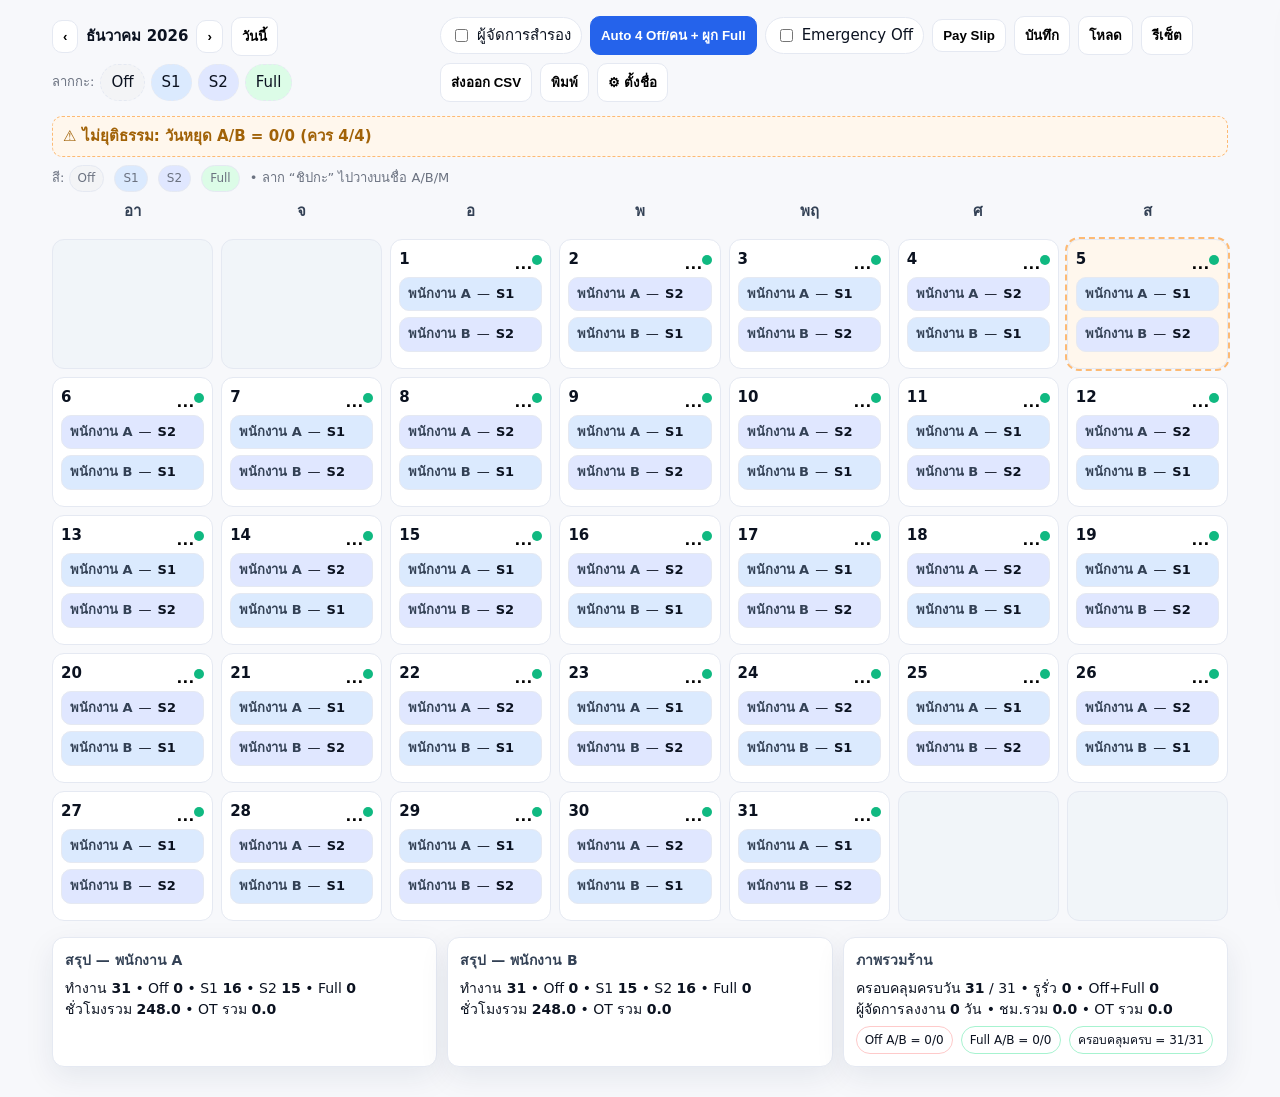
<file: indexv1.html>
<!DOCTYPE html>
<html lang="th">
<head>
  <meta charset="utf-8">
  <meta name="viewport" content="width=device-width, initial-scale=1">
  <title>ตารางกะ + OT — v4 (Drag & Drop + Pay Slip)</title>
  <style>
    :root{
      --bg:#f7f8fb; --text:#0b1220; --muted:#6b7280; --card:#fff; --line:#e5e9f2;
      --accent:#2563eb; --accent-2:#1e40af; --ok:#16a34a; --warn:#d97706; --bad:#dc2626;
      --shadow:0 10px 30px rgba(18,41,76,.08);
      --chip-off:#f3f4f6; --chip-s1:#dbeafe; --chip-s2:#e0e7ff; --chip-full:#dcfce7; --chip-mgr:#fde68a;
      --hole:#ef4444; --cover:#10b981; --today:#fff7ed;
    }
    *{box-sizing:border-box}
    body{margin:0;background:var(--bg);color:var(--text);font:15px/1.55 system-ui,-apple-system,Segoe UI,Roboto,Helvetica,Arial}
    .wrap{max-width:1200px;margin:0 auto;padding:10px 12px}
    header{display:flex;justify-content:space-between;align-items:center;gap:10px;position:sticky;top:0;background:var(--bg);padding:6px 0;z-index:10}
    .h-left,.h-right{display:flex;gap:8px;align-items:center;flex-wrap:wrap}
    .h-title{font-weight:800}
    button,select,input{border:1px solid var(--line);border-radius:10px;background:#fff;padding:8px 10px;font-weight:600;cursor:pointer}
    button.primary{background:var(--accent);border-color:var(--accent);color:#fff}
    button.ghost{background:#fff}
    button.icon{padding:8px 10px;font-weight:900}
    .toggle{display:inline-flex;align-items:center;gap:6px;border:1px solid var(--line);border-radius:999px;padding:6px 10px;background:#fff}
    .banner{padding:8px 10px;border-radius:10px;margin:8px 0;font-weight:600}
    .banner.ok{background:#ecfdf5;border:1px dashed #86efac;color:#047857}
    .banner.warn{background:#fff7ed;border:1px dashed #fdba74;color:#a16207}
    .note{color:var(--muted);font-size:13px}
    .legend .pill{display:inline-block;margin-right:6px;border:1px solid var(--line);border-radius:999px;padding:3px 8px;background:#fff;font-size:12px}
    /* Palette */
    .palette{display:flex;gap:6px;align-items:center}
    .pchip{border:1px dashed var(--line);border-radius:999px;padding:6px 10px;background:#fff;user-select:none}
    .pchip.off{background:var(--chip-off)} .pchip.s1{background:var(--chip-s1)} .pchip.s2{background:var(--chip-s2)} .pchip.full{background:var(--chip-full)}
    /* Calendar */
    .calendar{display:grid;grid-template-columns:repeat(7,1fr);gap:8px;margin:8px 0 16px}
    .dow{font-weight:700;color:#334155;text-align:center}
    .cell{background:#fff;border:1px solid var(--line);border-radius:12px;padding:8px;min-height:130px;display:flex;flex-direction:column;gap:6px;position:relative}
    .cell.hollow{background:#f1f5f9}
    .cell.today{outline:2px dashed #fdba74;background:var(--today)}
    .dayhead{display:flex;justify-content:space-between;align-items:center}
    .daynum{font-weight:800}
    .indicator{width:10px;height:10px;border-radius:50%}
    .covered{background:var(--cover)} .hole{background:var(--hole)}
    .chips{display:flex;gap:6px;flex-direction:column}
    .chip{display:flex;justify-content:space-between;align-items:center;gap:8px;border:1px solid var(--line);border-radius:10px;padding:6px 8px;font-size:13px}
    .chip .left{display:flex;gap:6px;align-items:center}
    .role{font-weight:700;color:#334155}
    .shift{font-weight:700}
    .off{background:var(--chip-off)} .s1{background:var(--chip-s1)} .s2{background:var(--chip-s2)} .full{background:var(--chip-full)}
    .more{position:absolute;top:8px;right:8px;border:none;background:transparent;font-size:18px;cursor:pointer}
    .drop-hint{border:2px dashed #60a5fa}
    /* Drawer */
    .drawer{position:fixed;top:0;right:-420px;width:400px;height:100%;background:#fff;border-left:1px solid var(--line);box-shadow:var(--shadow);transition:right .25s ease;z-index:50;display:flex;flex-direction:column}
    .drawer.open{right:0}
    .drawer header{position:unset;background:#fff;padding:12px;border-bottom:1px solid var(--line)}
    .drawer .body{padding:12px;display:flex;flex-direction:column;gap:12px;overflow:auto}
    .row{display:flex;gap:8px;flex-wrap:wrap}
    .opt{flex:1 1 45%;display:flex;flex-direction:column;gap:6px;border:1px solid var(--line);border-radius:10px;padding:8px}
    .opt h4{margin:0;font-size:13px}
    .opt .btns{display:flex;gap:6px;flex-wrap:wrap}
    .opt .btns button{flex:1}
    textarea{width:100%;min-height:70px;border:1px solid var(--line);border-radius:10px;padding:8px}
    .drawer footer{padding:12px;border-top:1px solid var(--line);display:flex;gap:8px;justify-content:flex-end}
    /* Bottom summary */
    .summary{display:grid;grid-template-columns:repeat(3,1fr);gap:10px;margin:8px 0 20px}
    .card{background:#fff;border:1px solid var(--line);border-radius:12px;box-shadow:var(--shadow);padding:12px}
    .card h3{margin:0 0 6px;font-size:14px;color:#334155}
    .card .v{font-size:14px;line-height:1.5}
    .badgeln{display:flex;gap:8px;flex-wrap:wrap;margin-top:6px}
    .badge{display:inline-flex;align-items:center;gap:6px;border:1px solid var(--line);border-radius:999px;padding:4px 8px;background:#fff;font-size:12px}
    .badge.ok{border-color:#a7f3d0} .badge.bad{border-color:#fecaca}
    @media (max-width:1000px){ .summary{grid-template-columns:1fr} .drawer{width:100%} }
    /* Modal */
    .modal{position:fixed;inset:0;background:rgba(0,0,0,.35);display:none;align-items:center;justify-content:center;z-index:70}
    .modal .box{background:#fff;border:1px solid var(--line);border-radius:12px;box-shadow:var(--shadow);width:95%;max-width:900px;padding:12px}
    .tabs{display:flex;gap:6px;margin-bottom:8px}
    .tab{border:1px solid var(--line);border-radius:999px;padding:6px 10px;cursor:pointer;background:#fff}
    .tab.active{background:#dbeafe;border-color:#93c5fd}
    .pslip{display:grid;grid-template-columns:1fr 1fr;gap:10px}
    .pslip .sec{border:1px solid var(--line);border-radius:10px;padding:10px}
    .pslip h4{margin:0 0 8px}
    .grid2{display:grid;grid-template-columns:1fr 1fr;gap:6px}
    .right{text-align:right}
    .ps-actions{display:flex;gap:8px;justify-content:flex-end;margin-top:10px}
    @media print{
      header,.banner,.legend,.summary,.drawer,.modal:not(.printable),.h-right{display:none!important}
      .wrap{max-width:none}
      .pslip{grid-template-columns:1fr}
    }
  </style>
</head>
<body>
<div class="wrap">
  <header>
    <div class="h-left">
      <button id="prev" class="icon">‹</button>
      <div class="h-title" id="title">เดือน ปี</div>
      <button id="next" class="icon">›</button>
      <button id="today" class="ghost">วันนี้</button>
      <div class="palette">
        <span class="note">ลากกะ:</span>
        <div class="pchip off" draggable="true" data-shift="Off">Off</div>
        <div class="pchip s1" draggable="true" data-shift="S1">S1</div>
        <div class="pchip s2" draggable="true" data-shift="S2">S2</div>
        <div class="pchip full" draggable="true" data-shift="Full">Full</div>
      </div>
    </div>
    <div class="h-right">
      <div class="toggle"><input type="checkbox" id="useMgr"><label for="useMgr">ผู้จัดการสำรอง</label></div>
      <button id="auto" class="primary">Auto 4 Off/คน + ผูก Full</button>
      <div class="toggle"><input type="checkbox" id="emg"><label for="emg">Emergency Off</label></div>
      <button id="pslip" class="ghost">Pay Slip</button>
      <button id="save" class="ghost">บันทึก</button>
      <button id="load" class="ghost">โหลด</button>
      <button id="reset" class="ghost">รีเซ็ต</button>
      <button id="export" class="ghost">ส่งออก CSV</button>
      <button id="print" class="ghost">พิมพ์</button>
      <button id="gear" class="ghost">⚙ ตั้งชื่อ</button>
    </div>
  </header>

  <div id="fair" class="banner ok">ยุติธรรมดี — วันหยุดคนละ 4 วัน และจำนวน Full ใกล้กัน</div>
  <div class="note legend">สี: <span class="pill" style="background:#f3f4f6">Off</span> <span class="pill" style="background:#dbeafe">S1</span> <span class="pill" style="background:#e0e7ff">S2</span> <span class="pill" style="background:#dcfce7">Full</span> • ลาก “ชิปกะ” ไปวางบนชื่อ A/B/M</div>

  <div class="calendar" id="dow"></div>
  <div class="calendar" id="grid"></div>

  <div class="summary">
    <div class="card">
      <h3 id="aHead">สรุป — พนักงาน A</h3>
      <div class="v" id="aMeta"></div>
    </div>
    <div class="card">
      <h3 id="bHead">สรุป — พนักงาน B</h3>
      <div class="v" id="bMeta"></div>
    </div>
    <div class="card">
      <h3 id="sHead">ภาพรวมร้าน</h3>
      <div class="v" id="storeMeta"></div>
      <div class="badgeln" id="badges"></div>
    </div>
  </div>
</div>

<!-- Drawer -->
<div class="drawer" id="drawer">
  <header>
    <div id="dTitle">รายละเอียดวันที่</div>
    <div class="note" id="dSub"></div>
  </header>
  <div class="body">
    <div class="row">
      <div class="opt">
        <h4 id="nameA">พนักงาน A</h4>
        <div class="btns">
          <button class="ghost" data-role="A" data-val="Off">Off</button>
          <button class="ghost" data-role="A" data-val="S1">S1</button>
          <button class="ghost" data-role="A" data-val="S2">S2</button>
          <button class="ghost" data-role="A" data-val="Full">Full</button>
        </div>
      </div>
      <div class="opt">
        <h4 id="nameB">พนักงาน B</h4>
        <div class="btns">
          <button class="ghost" data-role="B" data-val="Off">Off</button>
          <button class="ghost" data-role="B" data-val="S1">S1</button>
          <button class="ghost" data-role="B" data-val="S2">S2</button>
          <button class="ghost" data-role="B" data-val="Full">Full</button>
        </div>
      </div>
    </div>
    <div class="row" id="mgrBox" style="display:none">
      <div class="opt" style="flex:1 1 100%">
        <h4 id="nameM">ผู้จัดการ</h4>
        <div class="btns">
          <button class="ghost" data-role="M" data-val="Off">Off</button>
          <button class="ghost" data-role="M" data-val="S1">S1</button>
          <button class="ghost" data-role="M" data-val="S2">S2</button>
          <button class="ghost" data-role="M" data-val="Full">Full</button>
        </div>
      </div>
    </div>
    <div>
      <label class="note">หมายเหตุในวันนั้น</label>
      <textarea id="dNote" placeholder="เหตุผล/รายละเอียด (เช่น หยุดฉุกเฉิน, แลกกะ, ไปธุระ)"></textarea>
    </div>
  </div>
  <footer>
    <button id="apply" class="primary">บันทึก</button>
    <button id="close" class="ghost">ปิด</button>
  </footer>
</div>

<!-- Settings modal -->
<div id="settings" class="modal">
  <div class="box">
    <h3>ตั้งค่าชื่อ</h3>
    <div class="row">
      <div class="col" style="flex:1 1 100%"><label>พนักงาน A</label><input id="inpA" value="พนักงาน A"></div>
      <div class="col" style="flex:1 1 100%"><label>พนักงาน B</label><input id="inpB" value="พนักงาน B"></div>
      <div class="col" style="flex:1 1 100%"><label>ผู้จัดการ</label><input id="inpM" value="ผู้จัดการ"></div>
    </div>
    <div class="ps-actions">
      <button id="setOk" class="primary">บันทึก</button>
      <button id="setCancel" class="ghost">ยกเลิก</button>
    </div>
  </div>
</div>

<!-- Pay Slip modal -->
<div id="psModal" class="modal printable">
  <div class="box">
    <h3>Pay Slip (อ้างอิง — สำหรับผู้จัดการ)</h3>
    <div class="row" style="align-items:center;gap:8px">
      <div class="col" style="flex:1 1 40%"><label>บริษัท/ร้าน</label><input id="psCompany" placeholder="ชื่อร้าน/บริษัท"></div>
      <div class="col" style="flex:1 1 30%"><label>งวดเดือน</label><input id="psMonth" readonly></div>
      <div class="col" style="flex:1 1 30%"><label>วันที่พิมพ์</label><input id="psDate" readonly></div>
    </div>
    <div class="tabs">
      <div class="tab active" data-tab="A" id="tabA"></div>
      <div class="tab" data-tab="B" id="tabB"></div>
    </div>
    <div id="pslipA" class="pslip"></div>
    <div id="pslipB" class="pslip" style="display:none"></div>
    <div class="ps-actions">
      <button id="psExport" class="ghost">ส่งออก CSV</button>
      <button onclick="window.print()" class="primary">พิมพ์ Pay Slip</button>
      <button id="psClose" class="ghost">ปิด</button>
    </div>
    <div class="note">* แบบฟอร์มนี้เป็นตัวอย่างอ้างอิง: แสดงรายการมาตรฐาน (วันทำงาน, ชม., OT, เบี้ยขยัน/อื่น ๆ, หักขาด-ลา-มาสาย ฯลฯ) — ไม่ผูกกับกฎหมายโดยตรง</div>
  </div>
</div>

<script>
// Hidden backend for rates (ไม่แสดงหน้า UI)
const CONFIG={ daily:374.46, normalH:8, otX:1.5, fullNet:12.5, mgrDaily:500 };
const SHIFTS=['Off','S1','S2','Full'];
const STORAGE='shift_v4_drag_pslip';
const $=id=>document.getElementById(id);
const thMonths=["มกราคม","กุมภาพันธ์","มีนาคม","เมษายน","พฤษภาคม","มิถุนายน","กรกฎาคม","สิงหาคม","กันยายน","ตุลาคม","พฤศจิกายน","ธันวาคม"];
const thDow=["อา","จ","อ","พ","พฤ","ศ","ส"];
let state={ ym:"", useMgr:false, names:{A:"พนักงาน A",B:"พนักงาน B",M:"ผู้จัดการ"}, notes:{}, shifts:{} };

// ==== Init ====
(function init(){
  const now=new Date(); state.ym = `${now.getFullYear()}-${String(now.getMonth()+1).padStart(2,'0')}`;
  buildDow(); buildMonth(state.ym); hookEvents(); updateTitle();
  initPaletteDnD();
})();

function hookEvents(){
  $('prev').onclick=()=>changeMonth(-1);
  $('next').onclick=()=>changeMonth(1);
  $('today').onclick=()=>{ const n=new Date(); buildMonth(`${n.getFullYear()}-${String(n.getMonth()+1).padStart(2,'0')}`); };
  $('auto').onclick=autoDistribute;
  $('useMgr').onchange=()=>{ state.useMgr=$('useMgr').checked; buildMonth(state.ym); };
  $('save').onclick=save; $('load').onclick=load;
  $('reset').onclick=()=>{ if(confirm('รีเซ็ตทั้งเดือน?')){ localStorage.removeItem(STORAGE); buildMonth(state.ym);} };
  $('export').onclick=exportCSV; $('print').onclick=()=>window.print();
  $('gear').onclick=()=>openSettings(); $('setOk').onclick=applySettings; $('setCancel').onclick=()=>modal('settings',false);
  $('pslip').onclick=openPaySlip; $('psClose').onclick=()=>modal('psModal',false);
  document.querySelectorAll('.opt .btns button').forEach(b=> b.addEventListener('click',()=>{
    const role=b.dataset.role, val=b.dataset.val; const dkey=$('drawer').dataset.day; setShift(dkey,role,val); paintCell(dkey); updateSummary();
  }));
  $('apply').onclick=()=>{ const k=$('drawer').dataset.day; state.notes[k]=$('dNote').value; modalDrawer(false); save(); };
  $('close').onclick=()=>modalDrawer(false);
}

function buildDow(){ const head=$('dow'); head.innerHTML=""; thDow.forEach(d=>{ const el=document.createElement('div'); el.className='dow'; el.textContent=d; head.appendChild(el); }); }

function buildMonth(ym){
  state.ym=ym; updateTitle();
  const [y,m]=ym.split('-').map(Number);
  const first=new Date(y,m-1,1), firstDow=first.getDay(), dim=new Date(y,m,0).getDate();
  const grid=$('grid'); grid.innerHTML="";
  const totalCells=Math.ceil((firstDow+dim)/7)*7;
  for(let c=0;c<totalCells;c++){
    const day=c-firstDow+1;
    const cell=document.createElement('div');
    cell.className="cell"+((day<1||day>dim)?' hollow':'');
    if(day>=1 && day<=dim){
      const dkey = dateKey(y,m,day); cell.dataset.day=dkey;
      if(isToday(y,m,day)) cell.classList.add('today');
      const more=document.createElement('button'); more.className='more'; more.innerHTML='⋯'; more.title='รายละเอียด'; more.onclick=(ev)=>{ ev.stopPropagation(); openDrawer(dkey); };
      const head=document.createElement('div'); head.className='dayhead';
      const num=document.createElement('div'); num.className='daynum'; num.textContent=day;
      const indicator=document.createElement('div'); indicator.className='indicator'; indicator.id=`ind-${dkey}`;
      head.appendChild(num); head.appendChild(indicator); cell.appendChild(head); cell.appendChild(more);
      const chips=document.createElement('div'); chips.className='chips';
      chips.appendChild(makeChip(dkey,'A')); chips.appendChild(makeChip(dkey,'B')); if(state.useMgr) chips.appendChild(makeChip(dkey,'M'));
      const warn=document.createElement('div'); warn.className='note'; warn.id=`warn-${dkey}`;
      cell.appendChild(chips); cell.appendChild(warn);
      longPress(cell, ()=>openDrawer(dkey));
    }
    grid.appendChild(cell);
  }
  // defaults
  for(let d=1; d<=dim; d++){
    const k=dateKey(y,m,d);
    if(!state.shifts[k]) state.shifts[k]={A: d%2?'S1':'S2', B: d%2?'S2':'S1', M:'Off'};
    paintCell(k);
  }
  updateSummary();
}

function updateTitle(){
  const [y,m]=state.ym.split('-').map(Number);
  $('title').textContent = `${thMonths[m-1]} ${y}`;
  $('aHead').textContent='สรุป — '+state.names.A;
  $('bHead').textContent='สรุป — '+state.names.B;
}

function isToday(y,m,d){ const n=new Date(); return n.getFullYear()===y && (n.getMonth()+1)===m && n.getDate()===d; }
function dateKey(y,m,d){ return `${y}-${String(m).padStart(2,'0')}-${String(d).padStart(2,'0')}`; }

function makeChip(k, role){
  const chip=document.createElement('div'); chip.className='chip off';
  chip.dataset.role=role; chip.dataset.day=k;
  chip.addEventListener('dragover', (e)=>{ e.preventDefault(); chip.classList.add('drop-hint'); });
  chip.addEventListener('dragleave', ()=>chip.classList.remove('drop-hint'));
  chip.addEventListener('drop', (e)=>{ e.preventDefault(); const shift=e.dataTransfer.getData('text/plain'); setShift(k,role,shift); paintCell(k); updateSummary(); chip.classList.remove('drop-hint'); });
  const left=document.createElement('div'); left.className='left';
  const roleSpan=document.createElement('span'); roleSpan.className='role'; roleSpan.id=`name-${role}-${k}`; roleSpan.textContent=state.names[role];
  const sep=document.createTextNode(' — ');
  const shiftSpan=document.createElement('span'); shiftSpan.className='shift'; shiftSpan.id=`shift-${role}-${k}`; shiftSpan.textContent='Off';
  left.appendChild(roleSpan); left.appendChild(sep); left.appendChild(shiftSpan);
  chip.appendChild(left);
  // keep click cycle as fallback for desktop-only
  chip.onclick=(ev)=>{ if(document.body.dataset.dragging==='1') return; const emg=$('emg').checked; if(emg&&(role==='A'||role==='B')) emergencyOff(k,role); else cycle(k,role); };
  return chip;
}

function cycle(k, role){
  const cur=state.shifts[k]?.[role] || 'Off';
  const next=SHIFTS[(SHIFTS.indexOf(cur)+1)%SHIFTS.length];
  setShift(k,role,next); paintCell(k); updateSummary();
}

function initPaletteDnD(){
  document.querySelectorAll('.pchip').forEach(p=>{
    p.addEventListener('dragstart', (e)=>{ document.body.dataset.dragging='1'; e.dataTransfer.setData('text/plain', p.dataset.shift); });
    p.addEventListener('dragend', ()=>{ document.body.dataset.dragging='0'; });
  });
}

function setShift(k, role, val){
  if(!state.shifts[k]) state.shifts[k]={A:'Off',B:'Off',M:'Off'};
  state.shifts[k][role]=val;
}

function paintCell(k){
  const r=state.shifts[k]; if(!r) return;
  paintChip(k,'A',r.A); paintChip(k,'B',r.B); if(state.useMgr) paintChip(k,'M',r.M||'Off');
  const ok=(r.A==='Full'||r.B==='Full'||((r.A==='S1'||r.A==='S2')&&(r.B==='S1'||r.B==='S2')));
  const ind=$('ind-'+k); if(ind) ind.className='indicator '+(ok?'covered':'hole');
  const warn=$('warn-'+k); if(warn) warn.textContent = ok? '' : '⚠ ครอบคลุมไม่เต็มวัน';
}

function paintChip(k, role, shift){
  const sEl=$('shift-'+role+'-'+k); if(!sEl) return;
  sEl.textContent=shift;
  const chip=sEl.closest('.chip'); chip.classList.remove('off','s1','s2','full');
  if(shift==='Off') chip.classList.add('off'); if(shift==='S1') chip.classList.add('s1');
  if(shift==='S2') chip.classList.add('s2'); if(shift==='Full') chip.classList.add('full');
  $('name-'+role+'-'+k).textContent = state.names[role];
}

function longPress(el, cb){ let t; const start=()=>{ t=setTimeout(cb,500); }; const cancel=()=>clearTimeout(t);
  el.addEventListener('mousedown', start); el.addEventListener('touchstart', start);
  ['mouseup','mouseleave','touchend','touchcancel'].forEach(ev=>el.addEventListener(ev, cancel));
}

function emergencyOff(k, role){
  const other=role==='A'?'B':'A';
  setShift(k, role, 'Off'); if((state.shifts[k][other]||'Off')!=='Full') setShift(k, other, 'Full');
  if(state.useMgr){ const a=state.shifts[k].A, b=state.shifts[k].B; setShift(k,'M', (a==='Off'&&b==='Off')?'Full':'Off'); }
  paintCell(k); updateSummary();
}

// Drawer
function openDrawer(k){
  $('drawer').dataset.day=k;
  const d=new Date(k); $('dTitle').textContent=d.toLocaleDateString('th-TH',{weekday:'long',day:'2-digit',month:'short',year:'numeric'});
  $('dSub').textContent='แตะปุ่มเพื่อกำหนดกะ และบันทึกหมายเหตุ';
  $('mgrBox').style.display=state.useMgr?'':'none';
  $('dNote').value=state.notes[k]||'';
  modalDrawer(true);
}
function modalDrawer(show){ const dr=$('drawer'); if(show) dr.classList.add('open'); else dr.classList.remove('open'); }

// Summary
function updateSummary(){
  const [y,m]=state.ym.split('-').map(Number);
  const dim=new Date(y,m,0).getDate();
  const agg={A:{days:0,off:0,full:0,s1:0,s2:0,hrs:0,ot:0}, B:{days:0,off:0,full:0,s1:0,s2:0,hrs:0,ot:0}, M:{days:0,off:0,full:0,hrs:0,ot:0}};
  let covered=0, holes=0, offFull=0;
  for(let d=1; d<=dim; d++){
    const k=dateKey(y,m,d); const r=state.shifts[k]; if(!r) continue;
    const ra=toHours(r.A), rb=toHours(r.B), rm=toHours(r.M||'Off');
    count(agg.A,r.A,ra); count(agg.B,r.B,rb); if(state.useMgr) count(agg.M,r.M||'Off',rm);
    const ok=(r.A==='Full'||r.B==='Full'||((r.A==='S1'||r.A==='S2')&&(r.B==='S1'||r.B==='S2')));
    if(ok) covered++; else holes++;
    if((r.A==='Off'&&r.B==='Full')||(r.B==='Off'&&r.A==='Full')) offFull++;
  }
  const msgs=[];
  if(agg.A.off!==4 || agg.B.off!==4) msgs.push(`วันหยุด A/B = ${agg.A.off}/${agg.B.off} (ควร 4/4)`);
  if(Math.abs(agg.A.full-agg.B.full)>1) msgs.push(`Full A/B = ${agg.A.full}/${agg.B.full} (ควรใกล้กัน)`);
  $('fair').className='banner '+(msgs.length?'warn':'ok');
  $('fair').textContent = msgs.length? '⚠ ไม่ยุติธรรม: '+msgs.join(' • ') : 'ยุติธรรมดี — วันหยุดคนละ 4 วัน และจำนวน Full ใกล้กัน';
  $('aHead').textContent='สรุป — '+state.names.A; $('bHead').textContent='สรุป — '+state.names.B;
  $('aMeta').innerHTML=`ทำงาน <b>${agg.A.days}</b> • Off <b>${agg.A.off}</b> • S1 <b>${agg.A.s1}</b> • S2 <b>${agg.A.s2}</b> • Full <b>${agg.A.full}</b><br>ชั่วโมงรวม <b>${agg.A.hrs.toFixed(1)}</b> • OT รวม <b>${agg.A.ot.toFixed(1)}</b>`;
  $('bMeta').innerHTML=`ทำงาน <b>${agg.B.days}</b> • Off <b>${agg.B.off}</b> • S1 <b>${agg.B.s1}</b> • S2 <b>${agg.B.s2}</b> • Full <b>${agg.B.full}</b><br>ชั่วโมงรวม <b>${agg.B.hrs.toFixed(1)}</b> • OT รวม <b>${agg.B.ot.toFixed(1)}</b>`;
  $('storeMeta').innerHTML=`ครอบคลุมครบวัน <b>${covered}</b> / ${dim} • รูรั่ว <b>${holes}</b> • Off+Full <b>${offFull}</b><br>ผู้จัดการลงงาน <b>${agg.M.days}</b> วัน • ชม.รวม <b>${agg.M.hrs.toFixed(1)}</b> • OT รวม <b>${agg.M.ot.toFixed(1)}</b>`;
  const badges=$('badges'); badges.innerHTML='';
  addBadge(badges, `Off A/B = ${agg.A.off}/${agg.B.off}`, (agg.A.off===4 && agg.B.off===4));
  addBadge(badges, `Full A/B = ${agg.A.full}/${agg.B.full}`, (Math.abs(agg.A.full-agg.B.full)<=1));
  addBadge(badges, `ครอบคลุมครบ = ${covered}/${dim}`, holes===0);
  if(state.useMgr && agg.M.days>0) addBadge(badges, `Mgr ใช้งาน ${agg.M.days} วัน`, true);
}

function toHours(shift){
  if(shift==='Off' || !shift) return {h:0,ot:0};
  if(shift==='S1'||shift==='S2') return {h:CONFIG.normalH, ot:0};
  if(shift==='Full') return {h:CONFIG.fullNet, ot:Math.max(CONFIG.fullNet-CONFIG.normalH,0)};
  return {h:0,ot:0};
}
function count(dst, shift, r){ if(shift!=='Off') dst.days++; else dst.off++; if(shift==='S1') dst.s1++; if(shift==='S2') dst.s2++; if(shift==='Full') dst.full++; dst.hrs+=r.h; dst.ot+=r.ot; }
function addBadge(parent,text,ok){ const b=document.createElement('span'); b.className='badge '+(ok?'ok':'bad'); b.textContent=text; parent.appendChild(b); }

// Auto
function autoDistribute(){
  const [y,m]=state.ym.split('-').map(Number);
  const dim=new Date(y,m,0).getDate();
  const offsA=[], offsB=[];
  for(let d=1; d<=dim && offsA.length<4; d++){ if(new Date(y,m-1,d).getDay()===0) offsA.push(d); }
  for(let d=1; d<=dim && offsB.length<4; d++){ if(new Date(y,m-1,d).getDay()===3) offsB.push(d); }
  for(let d=1; d<=dim && offsA.length<4; d++){ if(!offsA.includes(d) && !offsB.includes(d)) offsA.push(d); }
  for(let d=1; d<=dim && offsB.length<4; d++){ if(!offsA.includes(d) && !offsB.includes(d)) offsB.push(d); }
  for(let d=1; d<=dim; d++){
    const k=dateKey(y,m,d);
    if(offsA.includes(d)){ setShift(k,'A','Off'); setShift(k,'B','Full'); }
    else if(offsB.includes(d)){ setShift(k,'B','Off'); setShift(k,'A','Full'); }
    else { setShift(k,'A', d%2?'S1':'S2'); setShift(k,'B', d%2?'S2':'S1'); }
    if(state.useMgr) setShift(k,'M','Off');
    paintCell(k);
  }
  updateSummary(); save();
}

// Settings modal
function openSettings(){ $('inpA').value=state.names.A; $('inpB').value=state.names.B; $('inpM').value=state.names.M; modal('settings',true); }
function applySettings(){ state.names.A=$('inpA').value||'พนักงาน A'; state.names.B=$('inpB').value||'พนักงาน B'; state.names.M=$('inpM').value||'ผู้จัดการ';
  document.querySelectorAll('[id^="name-"]').forEach(el=>{ const parts=el.id.split('-'); const role=parts[1]; el.textContent=state.names[role]; });
  updateSummary(); modal('settings',false);
}

// Save/Load/Export
function save(){ localStorage.setItem(STORAGE, JSON.stringify(state)); alert('บันทึกแล้ว'); }
function load(){ const raw=localStorage.getItem(STORAGE); if(!raw){ alert('ยังไม่มีข้อมูลบันทึก'); return; } state=JSON.parse(raw); $('useMgr').checked=!!state.useMgr; buildMonth(state.ym||state.ym); updateTitle(); }
function exportCSV(){
  const rows=[['Date','Employee','Shift','Hours','OT_hours','Note']];
  const [y,m]=state.ym.split('-').map(Number); const dim=new Date(y,m,0).getDate();
  for(let d=1; d<=dim; d++){
    const k=dateKey(y,m,d); const r=state.shifts[k]||{A:'Off',B:'Off',M:'Off'};
    [['A',state.names.A,r.A],['B',state.names.B,r.B]].forEach(([role,name,shift])=>{ const h=toHours(shift); rows.push([k,name,shift,h.h,h.ot,state.notes[k]||'']); });
    if(state.useMgr){ const h=toHours(r.M); rows.push([k,state.names.M,r.M,h.h,h.ot,state.notes[k]||'']); }
  }
  const csv=rows.map(r=>r.map(x=>`"${String(x).replace(/"/g,'""')}"`).join(',')).join('\n');
  const blob=new Blob([csv],{type:'text/csv;charset=utf-8;'}); const a=document.createElement('a'); a.href=URL.createObjectURL(blob); a.download=`shift_${state.ym}.csv`; a.click(); setTimeout(()=>URL.revokeObjectURL(a.href),1000);
}

// Pay Slip ======
function openPaySlip(){
  // Build slips for A/B based on current month
  const [y,m]=state.ym.split('-').map(Number);
  $('psMonth').value = `${thMonths[m-1]} ${y}`;
  $('psDate').value = new Date().toLocaleDateString('th-TH');
  $('tabA').textContent=state.names.A; $('tabB').textContent=state.names.B;
  buildSlip('A'); buildSlip('B');
  // tabs
  document.querySelectorAll('.tab').forEach(t=>t.onclick=()=>switchSlip(t.dataset.tab));
  switchSlip('A');
  // export CSV
  $('psExport').onclick=exportPaySlipCSV;
  modal('psModal', true);
}

function buildSlip(role){
  const box = $('pslip'+role);
  box.innerHTML='';
  const rec = calcMonthly(role);
  // Skeleton
  const sec1=document.createElement('div'); sec1.className='sec';
  sec1.innerHTML = `<h4>ข้อมูลพนักงาน</h4>
    <div class="grid2">
      <div>ชื่อ: <b>${state.names[role]}</b></div><div>ตำแหน่ง: พนักงานประจำร้าน</div>
      <div>งวด: ${$('psMonth').value}</div><div>ชั่วโมงปกติ/วัน: ${CONFIG.normalH}</div>
    </div>`;
  const sec2=document.createElement('div'); sec2.className='sec';
  sec2.innerHTML = `<h4>สรุปเวลา</h4>
    <div class="grid2">
      <div>ทำงาน (วัน): <b>${rec.days}</b></div><div>Off (วัน): ${rec.off}</div>
      <div>S1/S2 (วัน): ${rec.s1}/${rec.s2}</div><div>Full (วัน): ${rec.full}</div>
      <div>ชั่วโมงรวม: <b>${rec.hrs.toFixed(1)}</b></div><div>OT รวม: <b>${rec.ot.toFixed(1)}</b></div>
    </div>`;
  const sec3=document.createElement('div'); sec3.className='sec';
  sec3.innerHTML = `<h4>รายการรายได้/หัก (กำหนดเอง)</h4>
    <div class="grid2">
      <label>เบี้ยขยัน/อื่น ๆ</label><input type="number" step="0.01" id="allow_${role}" value="0">
      <label>หัก (ขาด-ลา-มาสาย/อื่น)</label><input type="number" step="0.01" id="ded_${role}" value="0">
    </div>
    <div class="note">* ช่องนี้ให้ผู้จัดการกรอกเองตามจริง เพื่อออกสลิปอ้างอิง</div>`;
  const sec4=document.createElement('div'); sec4.className='sec';
  sec4.innerHTML = `<h4>อัตราอ้างอิง (ซ่อนใน UI ปกติ)</h4>
    <div class="grid2">
      <div>ค่าแรง/วัน (S1/S2): ${CONFIG.daily.toFixed(2)}</div><div>OT/ชม. (1.5×): ${(CONFIG.otX*(CONFIG.daily/CONFIG.normalH)).toFixed(2)}</div>
      <div>Full OT/วัน (ชม.): ${(CONFIG.fullNet-CONFIG.normalH).toFixed(1)}</div><div>ชั่วโมงปกติ/วัน: ${CONFIG.normalH}</div>
    </div>
    <div class="note">หมายเหตุ: ส่วนนี้แค่ตัวอ้างอิงสำหรับคำนวณ ไม่แสดงในหน้าจอสรุปปกติ</div>`;
  box.appendChild(sec1); box.appendChild(sec2); box.appendChild(sec3); box.appendChild(sec4);
}

function calcMonthly(role){
  const [y,m]=state.ym.split('-').map(Number);
  const dim=new Date(y,m,0).getDate();
  const res={days:0,off:0,full:0,s1:0,s2:0,hrs:0,ot:0, payBase:0, payOT:0};
  const otRate = CONFIG.otX*(CONFIG.daily/CONFIG.normalH);
  for(let d=1; d<=dim; d++){
    const k=dateKey(y,m,d); const s=(state.shifts[k]?.[role])||'Off';
    if(s!=='Off') res.days++; else res.off++;
    if(s==='S1'){ res.s1++; res.hrs+=CONFIG.normalH; res.payBase+=CONFIG.daily; }
    if(s==='S2'){ res.s2++; res.hrs+=CONFIG.normalH; res.payBase+=CONFIG.daily; }
    if(s==='Full'){ res.full++; res.hrs+=CONFIG.fullNet; const ot=CONFIG.fullNet-CONFIG.normalH; res.ot+=ot; res.payBase+=CONFIG.daily; res.payOT+=ot*otRate; }
  }
  return res;
}

function exportPaySlipCSV(){
  const rows=[['Employee','Month','Days','Off','S1','S2','Full','Hours','OT_hours','Base','OT','Allowance','Deduction','Net']];
  ['A','B'].forEach(role=>{
    const r=calcMonthly(role); const allow=parseFloat($('allow_'+role)?.value||0)||0; const ded=parseFloat($('ded_'+role)?.value||0)||0;
    const net=(r.payBase+r.payOT+allow-ded).toFixed(2);
    rows.push([state.names[role], $('psMonth').value, r.days, r.off, r.s1, r.s2, r.full, r.hrs.toFixed(1), r.ot.toFixed(1), r.payBase.toFixed(2), r.payOT.toFixed(2), allow.toFixed(2), ded.toFixed(2), net]);
  });
  const csv=rows.map(r=>r.map(x=>`"${String(x).replace(/"/g,'""')}"`).join(',')).join('\n');
  const blob=new Blob([csv],{type:'text/csv;charset=utf-8;'}); const a=document.createElement('a'); a.href=URL.createObjectURL(blob); a.download=`payslip_${state.ym}.csv`; a.click(); setTimeout(()=>URL.revokeObjectURL(a.href),1000);
}

// Utils
function modal(id, show){ const el=$(id); el.style.display=show?'flex':'none'; }
function addBadge(parent,text,ok){ const b=document.createElement('span'); b.className='badge '+(ok?'ok':'bad'); b.textContent=text; parent.appendChild(b); }
function longPress(el, cb){ let t; const start=()=>{ t=setTimeout(cb,500); }; const cancel=()=>clearTimeout(t);
  el.addEventListener('mousedown', start); el.addEventListener('touchstart', start);
  ['mouseup','mouseleave','touchend','touchcancel'].forEach(ev=>el.addEventListener(ev, cancel));
}
function switchSlip(role){
  document.querySelectorAll('.tab').forEach(t=>t.classList.remove('active'));
  document.getElementById('tab'+role).classList.add('active');
  document.getElementById('pslipA').style.display = (role==='A')?'grid':'none';
  document.getElementById('pslipB').style.display = (role==='B')?'grid':'none';
}
</script>
</body>
</html>
</file>
